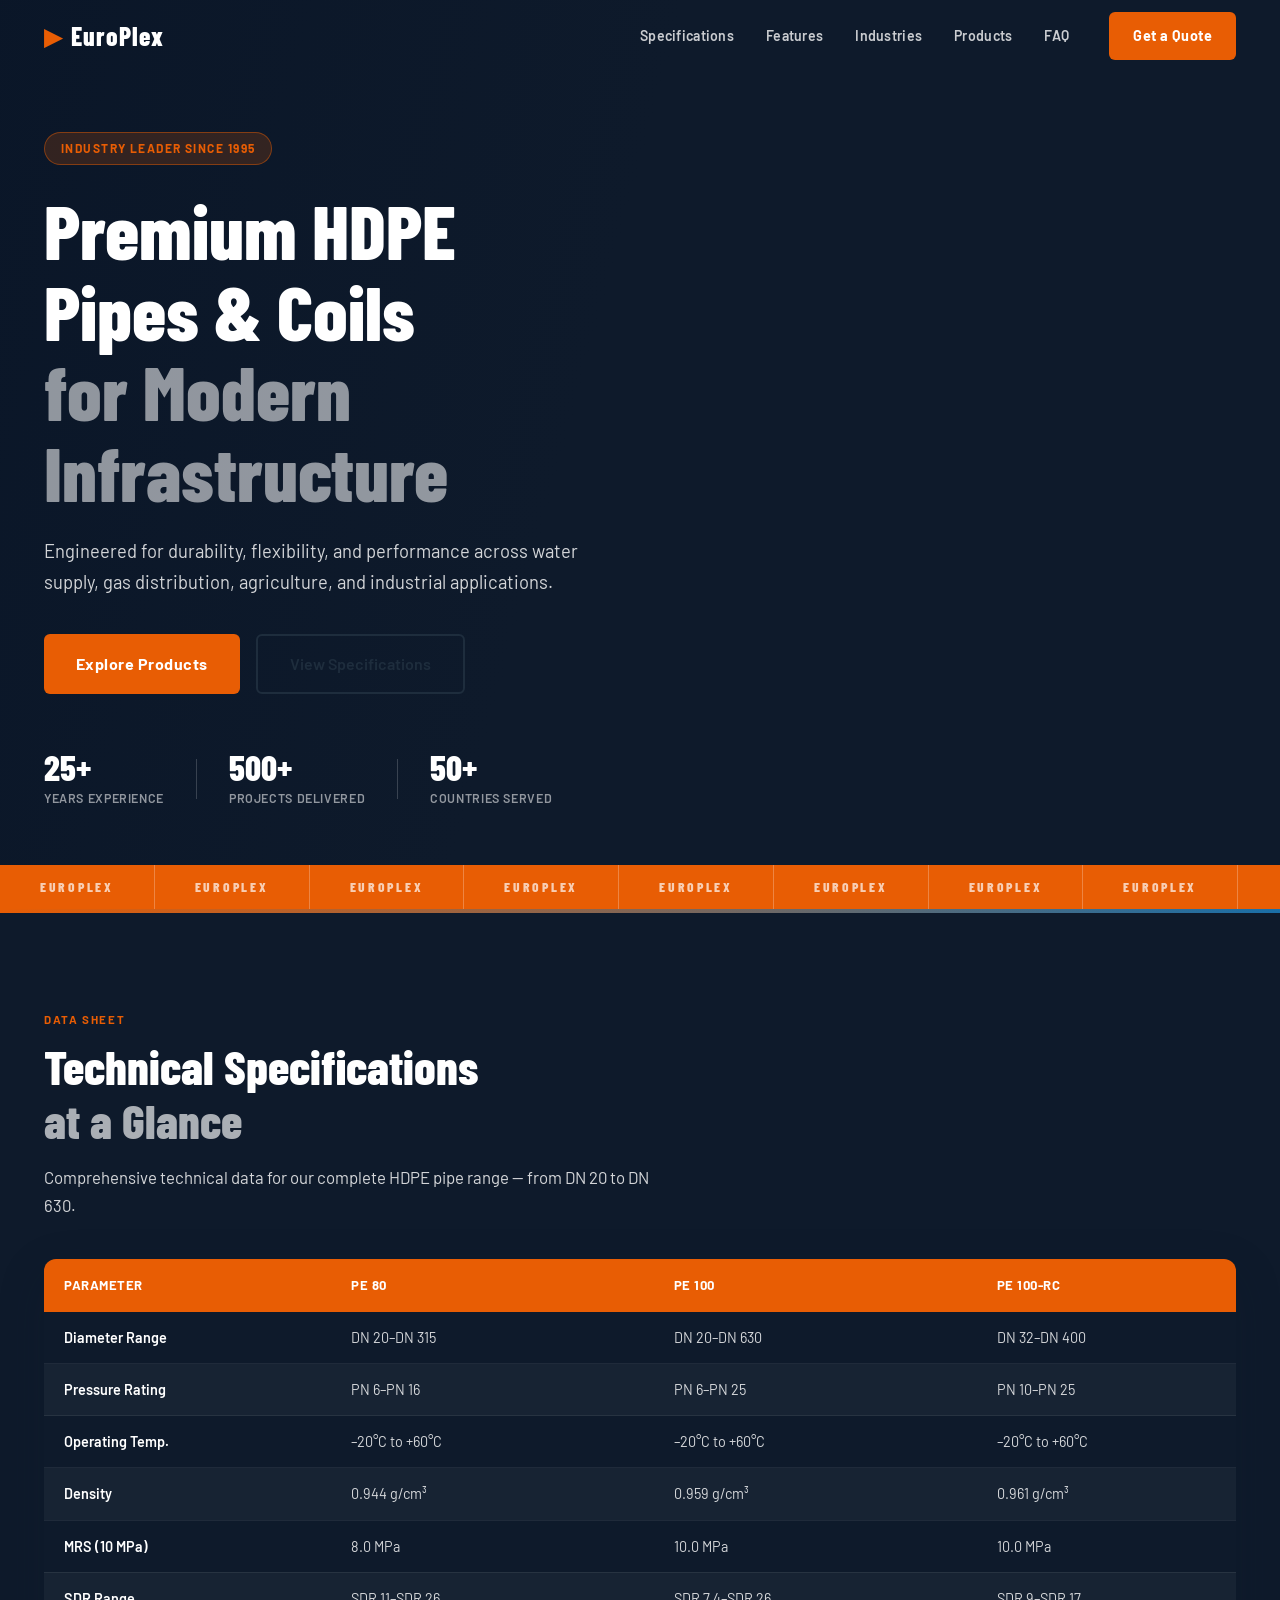
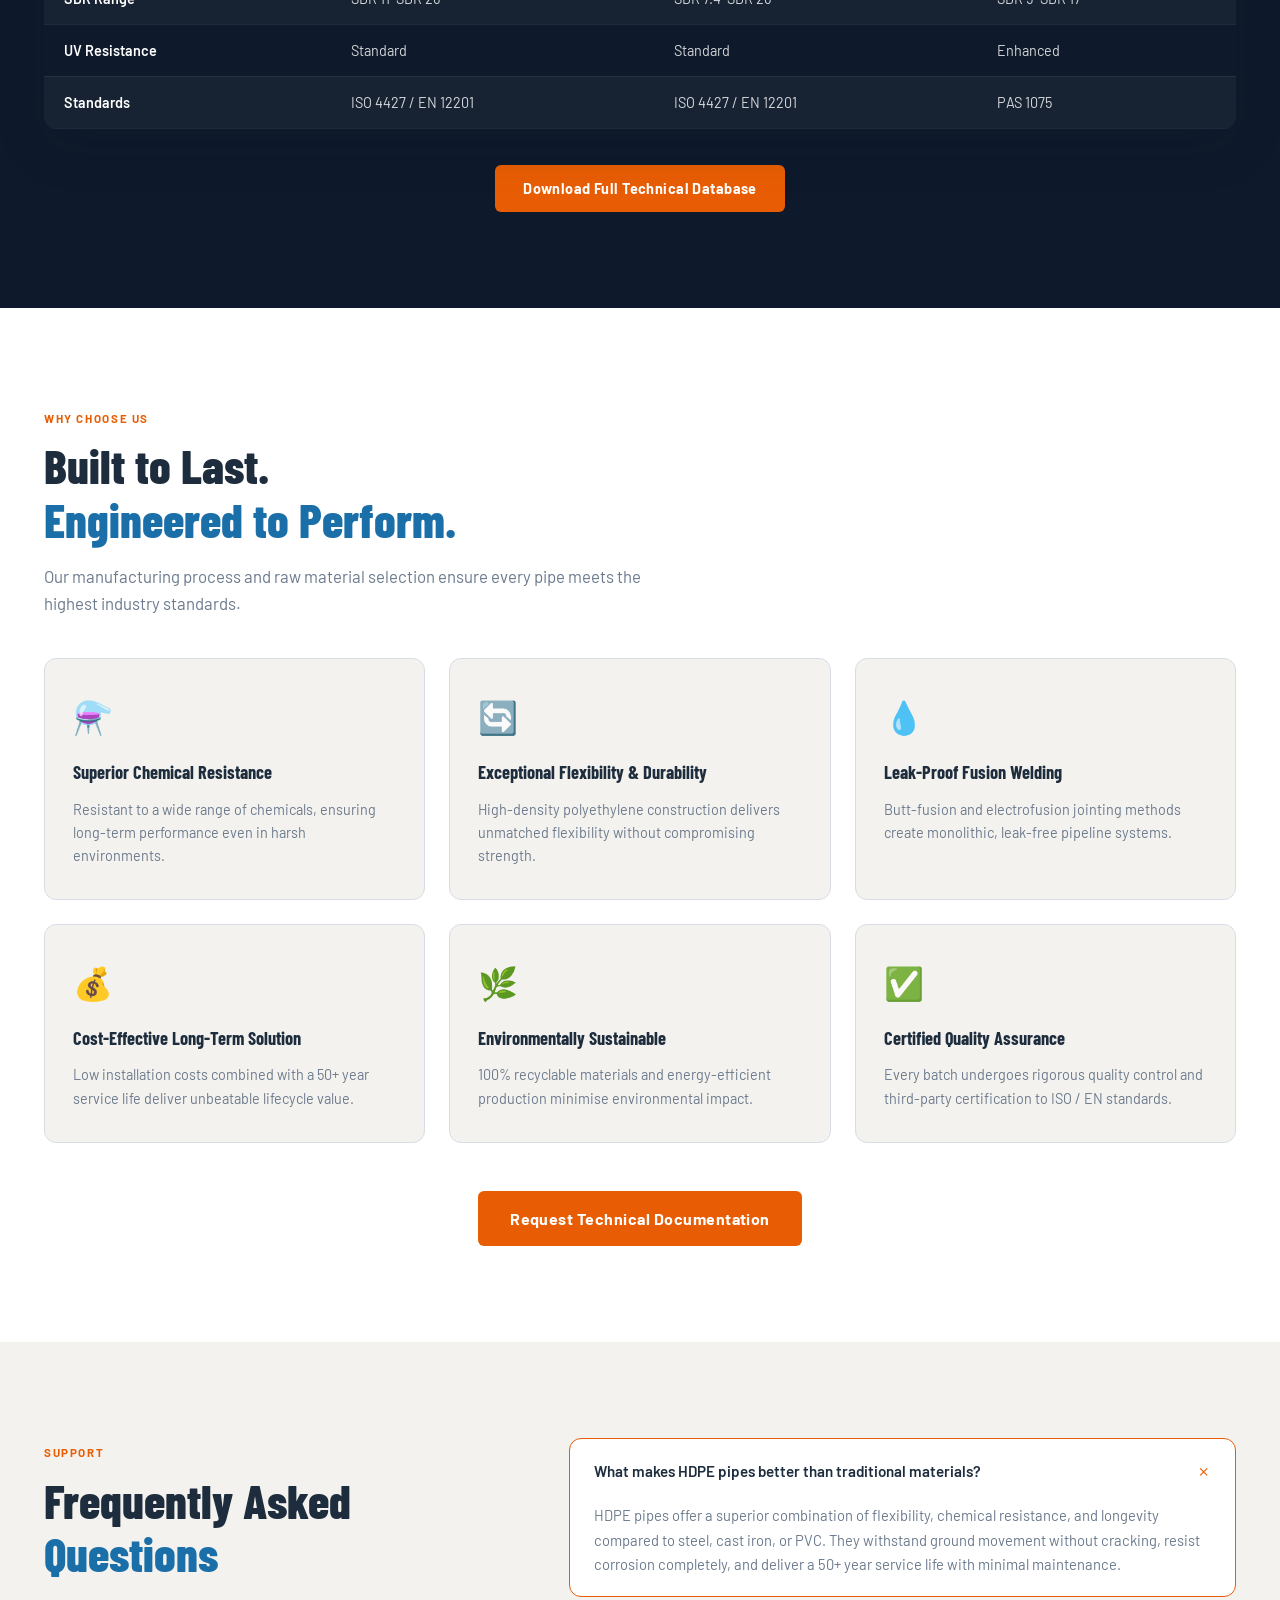
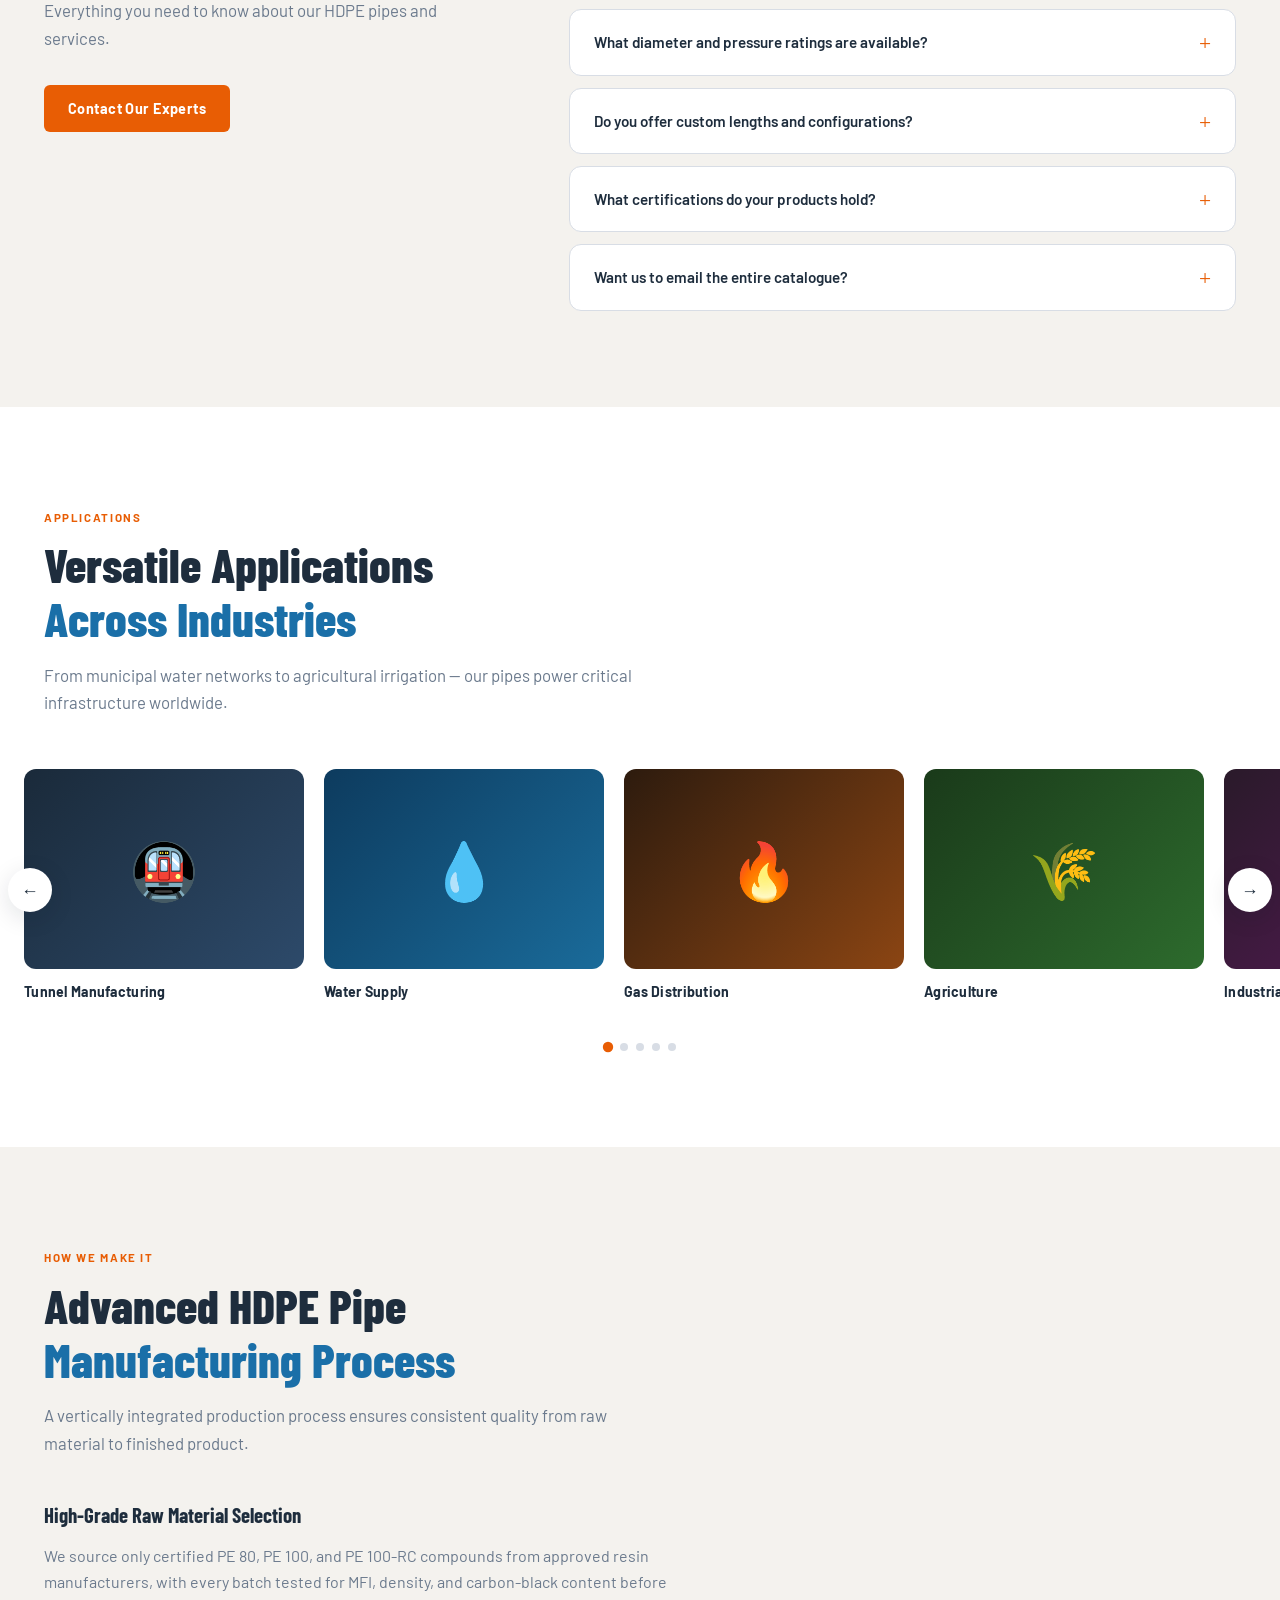
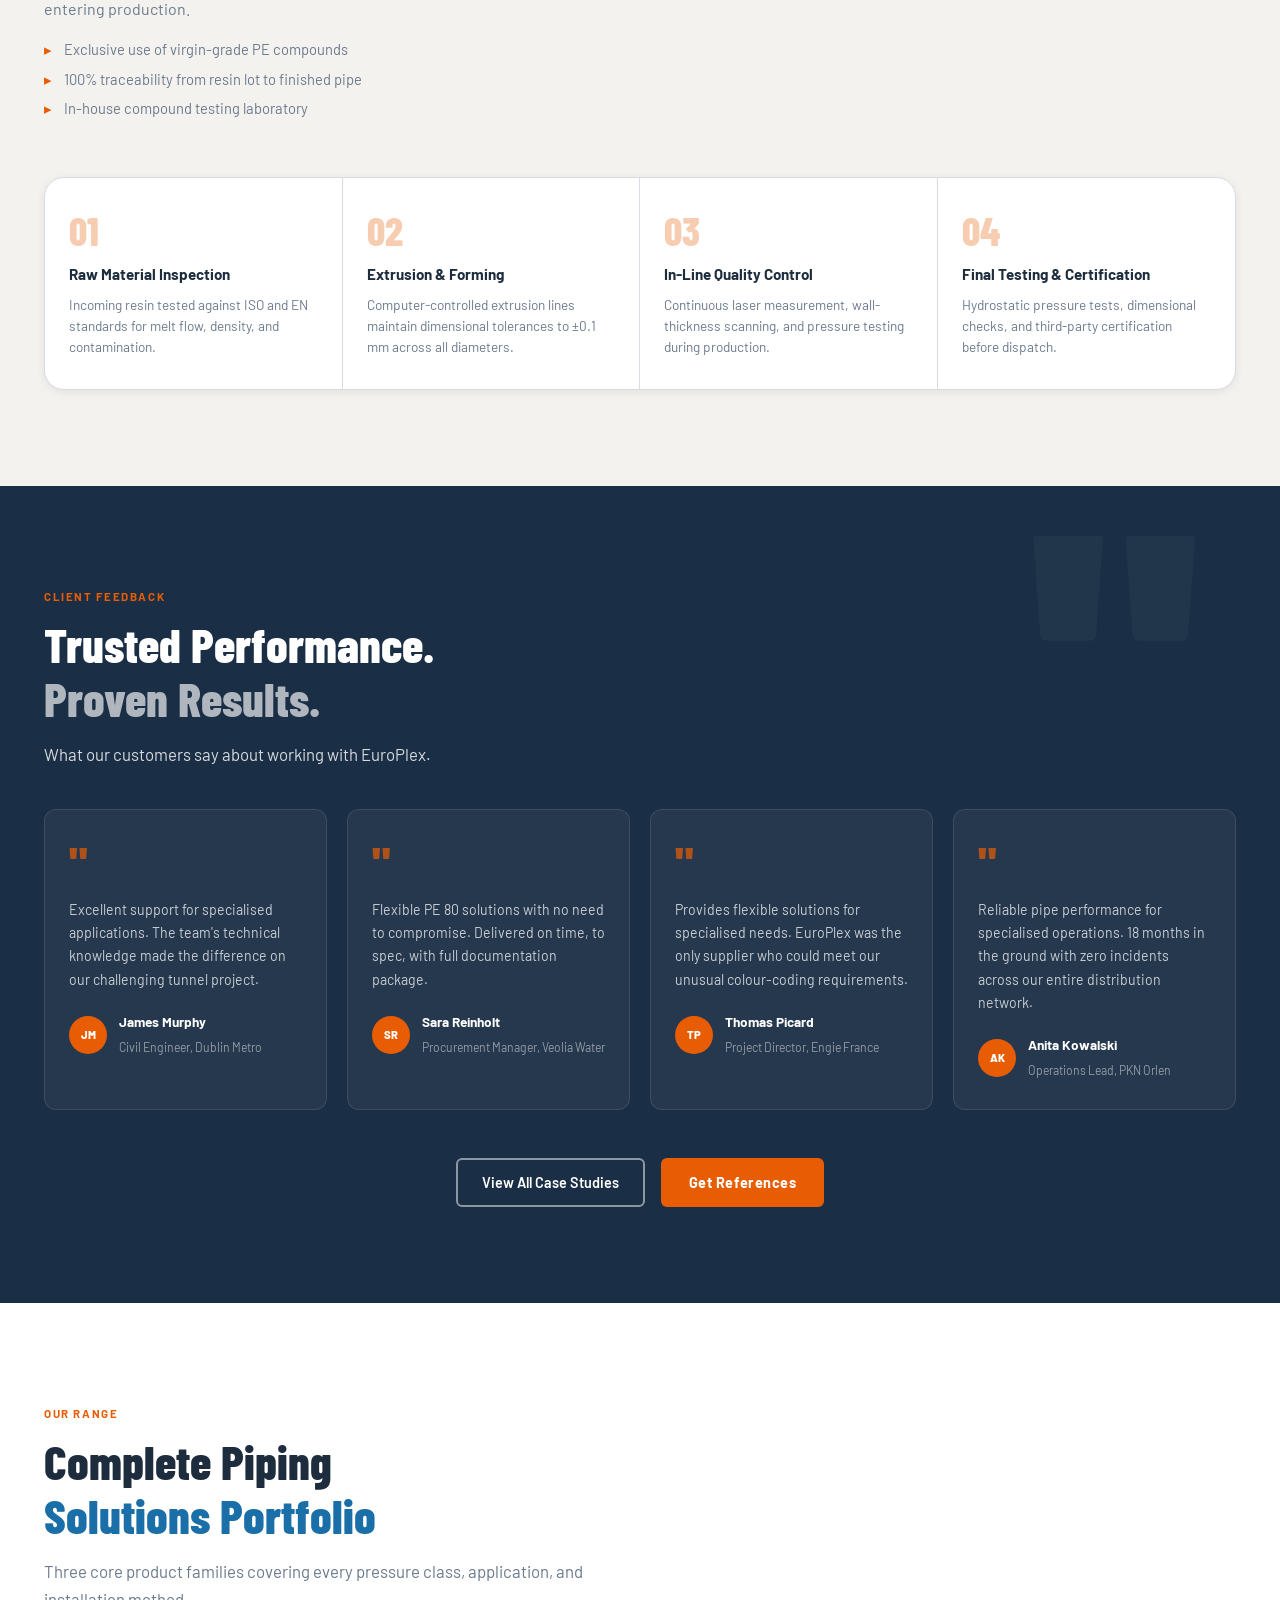
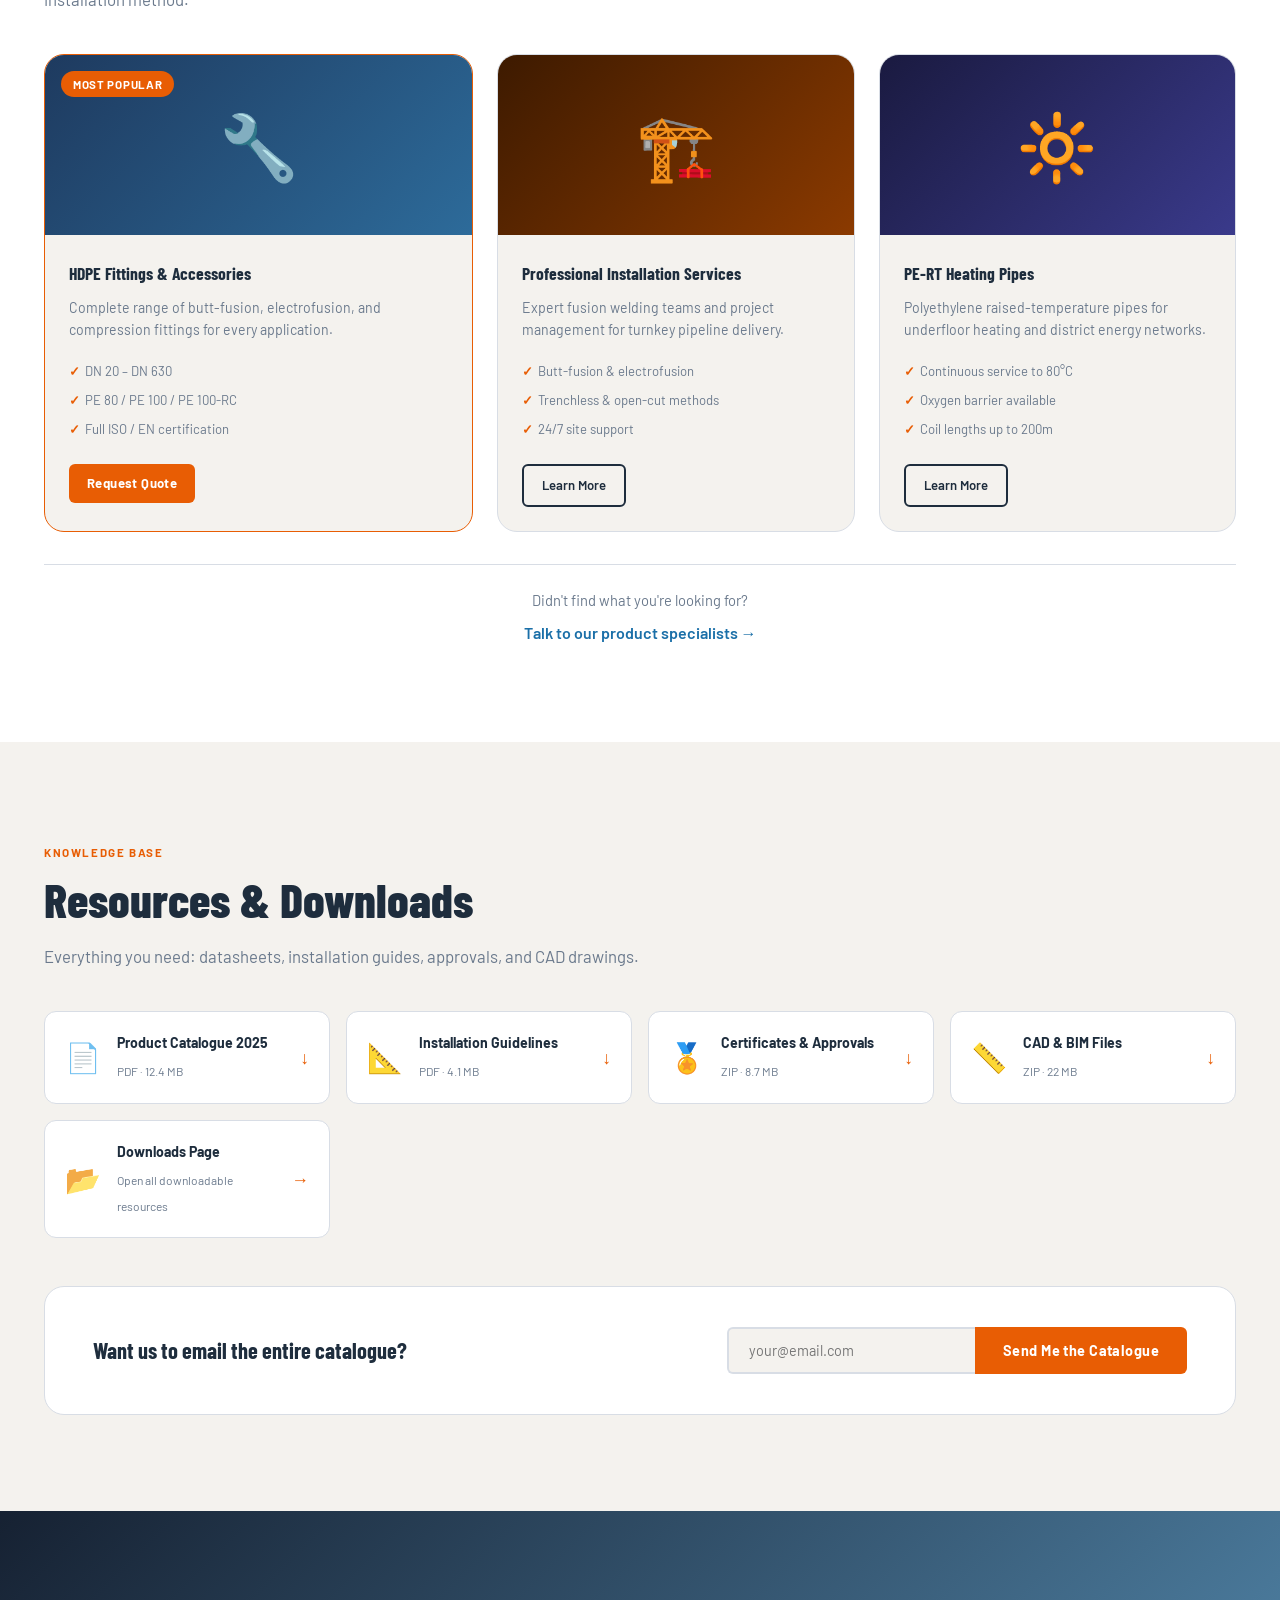
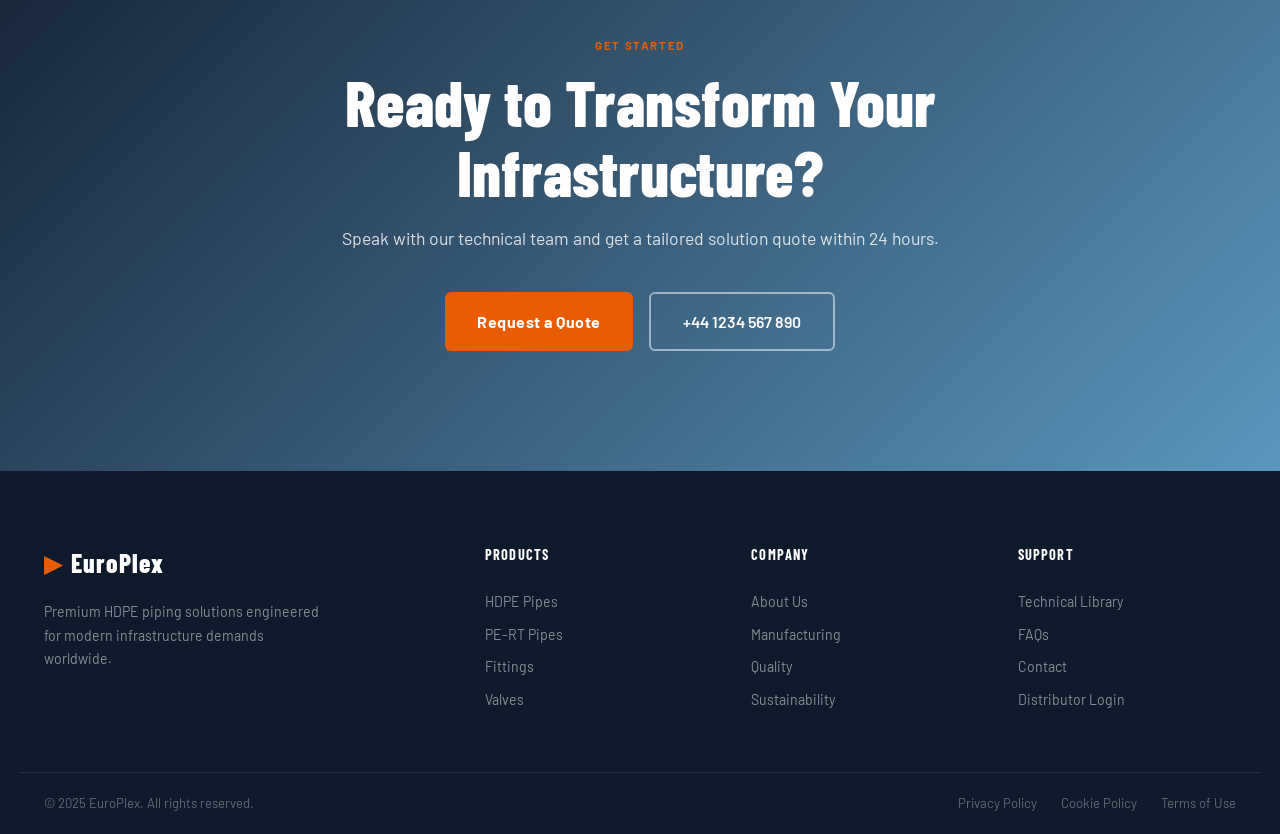
<file: index.html>
<!DOCTYPE html>
<html lang="en">
<head>
  <meta charset="UTF-8" />
  <meta name="viewport" content="width=device-width, initial-scale=1.0" />
  <title>EuroPlex – Premium HDPE Pipes & Coils</title>
  <link rel="stylesheet" href="styles.css" />
  <link rel="preconnect" href="https://fonts.googleapis.com" />
  <link rel="preconnect" href="https://fonts.gstatic.com" crossorigin />
  <link href="https://fonts.googleapis.com/css2?family=Barlow:ital,wght@0,400;0,500;0,600;0,700;0,800;1,400&family=Barlow+Condensed:wght@600;700;800&display=swap" rel="stylesheet" />

</head>
<body>

  <!-- ========== STICKY HEADER (appears on scroll) ========== -->
  <div id="sticky-header" class="sticky-header" aria-hidden="true">
    <div class="sticky-inner">
      <span class="sticky-logo">EuroPlex</span>
      <nav class="sticky-nav">
        <a href="#specs">Specifications</a>
        <a href="#features">Features</a>
        <a href="#industries">Industries</a>
        <a href="#products">Products</a>
        <a href="#faq">FAQ</a>
      </nav>
      <a href="#contact" class="btn-primary btn-sm">Get a Quote</a>
    </div>
  </div>

  <!-- ========== MAIN NAV ========== -->
  <header class="main-header" id="main-header">
    <div class="container nav-container">
      <a href="#" class="logo">
        <span class="logo-icon">▶</span>EuroPlex
      </a>
      <nav class="main-nav">
        <a href="#specs">Specifications</a>
        <a href="#features">Features</a>
        <a href="#industries">Industries</a>
        <a href="#products">Products</a>
        <a href="#faq">FAQ</a>
      </nav>
      <a href="#contact" class="btn-primary">Get a Quote</a>
      <button class="hamburger" id="hamburger" aria-label="Open menu">
        <span></span><span></span><span></span>
      </button>
    </div>
    <!-- Mobile drawer -->
    <div class="mobile-nav" id="mobile-nav">
      <a href="#specs">Specifications</a>
      <a href="#features">Features</a>
      <a href="#industries">Industries</a>
      <a href="#products">Products</a>
      <a href="#faq">FAQ</a>
      <a href="#contact" class="btn-primary">Get a Quote</a>
    </div>
  </header>

  <main>

    <!-- ========== HERO ========== -->
    <section class="hero" id="hero">
      <div class="hero-bg">
        <!-- Construction / industrial imagery via CSS gradient overlay -->
        <div class="hero-overlay"></div>
      </div>
      <div class="container hero-content">
        <div class="hero-badge">Industry Leader Since 1995</div>
        <h1 class="hero-title">Premium HDPE<br/>Pipes &amp; Coils<br/><span>for Modern Infrastructure</span></h1>
        <p class="hero-desc">Engineered for durability, flexibility, and performance across water supply, gas distribution, agriculture, and industrial applications.</p>
        <div class="hero-actions">
          <a href="#products" class="btn-primary btn-lg">Explore Products</a>
          <a href="#specs" class="btn-outline btn-lg">View Specifications</a>
        </div>
        <div class="hero-stats">
          <div class="stat"><strong>25+</strong><span>Years Experience</span></div>
          <div class="stat-divider"></div>
          <div class="stat"><strong>500+</strong><span>Projects Delivered</span></div>
          <div class="stat-divider"></div>
          <div class="stat"><strong>50+</strong><span>Countries Served</span></div>
        </div>
      </div>
      <!-- Brand strip -->
      <div class="brand-strip">
        <div class="brand-track">
          <span>EUROPLEX</span><span>EUROPLEX</span><span>EUROPLEX</span>
          <span>EUROPLEX</span><span>EUROPLEX</span><span>EUROPLEX</span>
          <span>EUROPLEX</span><span>EUROPLEX</span>
        </div>
      </div>
    </section>

    <!-- ========== TECHNICAL SPECIFICATIONS ========== -->
    <section class="specs-section" id="specs">
      <div class="container">
        <div class="section-label">Data Sheet</div>
        <h2 class="section-title light">Technical Specifications<br/><em>at a Glance</em></h2>
        <p class="section-sub light">Comprehensive technical data for our complete HDPE pipe range — from DN 20 to DN 630.</p>
        <div class="specs-table-wrap">
          <table class="specs-table">
            <thead>
              <tr>
                <th>Parameter</th>
                <th>PE 80</th>
                <th>PE 100</th>
                <th>PE 100-RC</th>
              </tr>
            </thead>
            <tbody>
              <tr><td>Diameter Range</td><td>DN 20–DN 315</td><td>DN 20–DN 630</td><td>DN 32–DN 400</td></tr>
              <tr><td>Pressure Rating</td><td>PN 6–PN 16</td><td>PN 6–PN 25</td><td>PN 10–PN 25</td></tr>
              <tr><td>Operating Temp.</td><td>–20°C to +60°C</td><td>–20°C to +60°C</td><td>–20°C to +60°C</td></tr>
              <tr><td>Density</td><td>0.944 g/cm³</td><td>0.959 g/cm³</td><td>0.961 g/cm³</td></tr>
              <tr><td>MRS (10 MPa)</td><td>8.0 MPa</td><td>10.0 MPa</td><td>10.0 MPa</td></tr>
              <tr><td>SDR Range</td><td>SDR 11–SDR 26</td><td>SDR 7.4–SDR 26</td><td>SDR 9–SDR 17</td></tr>
              <tr><td>UV Resistance</td><td>Standard</td><td>Standard</td><td>Enhanced</td></tr>
              <tr><td>Standards</td><td>ISO 4427 / EN 12201</td><td>ISO 4427 / EN 12201</td><td>PAS 1075</td></tr>
            </tbody>
          </table>
        </div>
        <div class="specs-cta">
          <a href="#contact" class="btn-accent">Download Full Technical Database</a>
        </div>
      </div>
    </section>

    <!-- ========== FEATURES ========== -->
    <section class="features-section" id="features">
      <div class="container">
        <div class="section-label">Why Choose Us</div>
        <h2 class="section-title">Built to Last.<br/><em>Engineered to Perform.</em></h2>
        <p class="section-sub">Our manufacturing process and raw material selection ensure every pipe meets the highest industry standards.</p>
        <div class="features-grid">
          <div class="feature-card">
            <div class="feature-icon">⚗️</div>
            <h3>Superior Chemical Resistance</h3>
            <p>Resistant to a wide range of chemicals, ensuring long-term performance even in harsh environments.</p>
          </div>
          <div class="feature-card">
            <div class="feature-icon">🔄</div>
            <h3>Exceptional Flexibility &amp; Durability</h3>
            <p>High-density polyethylene construction delivers unmatched flexibility without compromising strength.</p>
          </div>
          <div class="feature-card">
            <div class="feature-icon">💧</div>
            <h3>Leak-Proof Fusion Welding</h3>
            <p>Butt-fusion and electrofusion jointing methods create monolithic, leak-free pipeline systems.</p>
          </div>
          <div class="feature-card">
            <div class="feature-icon">💰</div>
            <h3>Cost-Effective Long-Term Solution</h3>
            <p>Low installation costs combined with a 50+ year service life deliver unbeatable lifecycle value.</p>
          </div>
          <div class="feature-card">
            <div class="feature-icon">🌿</div>
            <h3>Environmentally Sustainable</h3>
            <p>100% recyclable materials and energy-efficient production minimise environmental impact.</p>
          </div>
          <div class="feature-card">
            <div class="feature-icon">✅</div>
            <h3>Certified Quality Assurance</h3>
            <p>Every batch undergoes rigorous quality control and third-party certification to ISO / EN standards.</p>
          </div>
        </div>
        <div class="features-cta">
          <a href="#contact" class="btn-primary btn-lg">Request Technical Documentation</a>
        </div>
      </div>
    </section>

    <!-- ========== FAQ ========== -->
    <section class="faq-section" id="faq">
      <div class="container faq-inner">
        <div class="faq-left">
          <div class="section-label">Support</div>
          <h2 class="section-title">Frequently Asked<br/><em>Questions</em></h2>
          <p class="section-sub">Everything you need to know about our HDPE pipes and services.</p>
          <a href="#contact" class="btn-primary">Contact Our Experts</a>
        </div>
        <div class="faq-right">
          <div class="accordion">
            <div class="accordion-item open">
              <button class="accordion-trigger">
                What makes HDPE pipes better than traditional materials?
                <span class="accordion-icon">+</span>
              </button>
              <div class="accordion-body">
                <p>HDPE pipes offer a superior combination of flexibility, chemical resistance, and longevity compared to steel, cast iron, or PVC. They withstand ground movement without cracking, resist corrosion completely, and deliver a 50+ year service life with minimal maintenance.</p>
              </div>
            </div>
            <div class="accordion-item">
              <button class="accordion-trigger">
                What diameter and pressure ratings are available?
                <span class="accordion-icon">+</span>
              </button>
              <div class="accordion-body">
                <p>Our range covers diameters from DN 20 to DN 630 and pressure ratings from PN 6 to PN 25, accommodating virtually any water, gas, or industrial application requirement.</p>
              </div>
            </div>
            <div class="accordion-item">
              <button class="accordion-trigger">
                Do you offer custom lengths and configurations?
                <span class="accordion-icon">+</span>
              </button>
              <div class="accordion-body">
                <p>Yes. We supply pipes in standard 6m, 12m, and coil lengths, plus custom cut-to-length options. Special colour coding, co-extrusion, and tracing strips are also available on request.</p>
              </div>
            </div>
            <div class="accordion-item">
              <button class="accordion-trigger">
                What certifications do your products hold?
                <span class="accordion-icon">+</span>
              </button>
              <div class="accordion-body">
                <p>Our pipes are certified to ISO 4427, EN 12201, and EN 1555, with additional approvals including WRAS (UK drinking water), ACS (France), KTW/W270 (Germany), and NSF/ANSI 61 (North America).</p>
              </div>
            </div>
            <div class="accordion-item">
              <button class="accordion-trigger">
                Want us to email the entire catalogue?
                <span class="accordion-icon">+</span>
              </button>
              <div class="accordion-body">
                <p>Absolutely! Fill in your details in our contact form and we'll send you the full product catalogue, datasheets, and installation guidelines directly to your inbox within 24 hours.</p>
              </div>
            </div>
          </div>
        </div>
      </div>
    </section>

    <!-- ========== INDUSTRY CAROUSEL ========== -->
    <section class="industries-section" id="industries">
      <div class="container">
        <div class="section-label">Applications</div>
        <h2 class="section-title">Versatile Applications<br/><em>Across Industries</em></h2>
        <p class="section-sub">From municipal water networks to agricultural irrigation — our pipes power critical infrastructure worldwide.</p>
      </div>
      <!-- Carousel -->
      <div class="carousel-wrapper">
        <div class="carousel-track" id="carousel-track">
          <div class="carousel-item" data-label="Tunnel Manufacturing">
            <div class="carousel-img" style="background:linear-gradient(135deg,#1a2a3a,#2d4a6a)">
              <div class="img-placeholder tunnel"></div>
            </div>
            <div class="carousel-zoom-preview">
              <div class="zoom-img tunnel"></div>
              <p>Tunnel &amp; Underground Pipe Infrastructure</p>
            </div>
            <span class="carousel-label">Tunnel Manufacturing</span>
          </div>
          <div class="carousel-item" data-label="Water Supply">
            <div class="carousel-img" style="background:linear-gradient(135deg,#0d3b5e,#1a6b9a)">
              <div class="img-placeholder water"></div>
            </div>
            <div class="carousel-zoom-preview">
              <div class="zoom-img water"></div>
              <p>Municipal Water Distribution Networks</p>
            </div>
            <span class="carousel-label">Water Supply</span>
          </div>
          <div class="carousel-item" data-label="Gas Distribution">
            <div class="carousel-img" style="background:linear-gradient(135deg,#2d1b0e,#8B4513)">
              <div class="img-placeholder gas"></div>
            </div>
            <div class="carousel-zoom-preview">
              <div class="zoom-img gas"></div>
              <p>Natural Gas &amp; Utility Distribution</p>
            </div>
            <span class="carousel-label">Gas Distribution</span>
          </div>
          <div class="carousel-item" data-label="Agriculture">
            <div class="carousel-img" style="background:linear-gradient(135deg,#1a3a1a,#2d6b2d)">
              <div class="img-placeholder agriculture"></div>
            </div>
            <div class="carousel-zoom-preview">
              <div class="zoom-img agriculture"></div>
              <p>Irrigation &amp; Agricultural Water Management</p>
            </div>
            <span class="carousel-label">Agriculture</span>
          </div>
          <div class="carousel-item" data-label="Industrial">
            <div class="carousel-img" style="background:linear-gradient(135deg,#2a1a2a,#5a1a5a)">
              <div class="img-placeholder industrial"></div>
            </div>
            <div class="carousel-zoom-preview">
              <div class="zoom-img industrial"></div>
              <p>Chemical &amp; Industrial Process Piping</p>
            </div>
            <span class="carousel-label">Industrial</span>
          </div>
          <div class="carousel-item" data-label="Mining">
            <div class="carousel-img" style="background:linear-gradient(135deg,#1a1a0d,#4a4a1a)">
              <div class="img-placeholder mining"></div>
            </div>
            <div class="carousel-zoom-preview">
              <div class="zoom-img mining"></div>
              <p>Mining Slurry &amp; Dewatering Systems</p>
            </div>
            <span class="carousel-label">Mining</span>
          </div>
          <!-- Duplicate for infinite loop -->
          <div class="carousel-item" data-label="Tunnel Manufacturing">
            <div class="carousel-img" style="background:linear-gradient(135deg,#1a2a3a,#2d4a6a)">
              <div class="img-placeholder tunnel"></div>
            </div>
            <div class="carousel-zoom-preview">
              <div class="zoom-img tunnel"></div>
              <p>Tunnel &amp; Underground Pipe Infrastructure</p>
            </div>
            <span class="carousel-label">Tunnel Manufacturing</span>
          </div>
          <div class="carousel-item" data-label="Water Supply">
            <div class="carousel-img" style="background:linear-gradient(135deg,#0d3b5e,#1a6b9a)">
              <div class="img-placeholder water"></div>
            </div>
            <div class="carousel-zoom-preview">
              <div class="zoom-img water"></div>
              <p>Municipal Water Distribution Networks</p>
            </div>
            <span class="carousel-label">Water Supply</span>
          </div>
          <div class="carousel-item" data-label="Gas Distribution">
            <div class="carousel-img" style="background:linear-gradient(135deg,#2d1b0e,#8B4513)">
              <div class="img-placeholder gas"></div>
            </div>
            <div class="carousel-zoom-preview">
              <div class="zoom-img gas"></div>
              <p>Natural Gas &amp; Utility Distribution</p>
            </div>
            <span class="carousel-label">Gas Distribution</span>
          </div>
          <div class="carousel-item" data-label="Agriculture">
            <div class="carousel-img" style="background:linear-gradient(135deg,#1a3a1a,#2d6b2d)">
              <div class="img-placeholder agriculture"></div>
            </div>
            <div class="carousel-zoom-preview">
              <div class="zoom-img agriculture"></div>
              <p>Irrigation &amp; Agricultural Water Management</p>
            </div>
            <span class="carousel-label">Agriculture</span>
          </div>
        </div>
        <button class="carousel-btn prev" id="carousel-prev" aria-label="Previous">&#8592;</button>
        <button class="carousel-btn next" id="carousel-next" aria-label="Next">&#8594;</button>
      </div>
      <div class="carousel-dots" id="carousel-dots"></div>
    </section>

    <!-- ========== MANUFACTURING PROCESS ========== -->
    <section class="process-section" id="process">
      <div class="container">
        <div class="section-label">How We Make It</div>
        <h2 class="section-title">Advanced HDPE Pipe<br/><em>Manufacturing Process</em></h2>
        <p class="section-sub">A vertically integrated production process ensures consistent quality from raw material to finished product.</p>
        <div class="process-sub-heading">High-Grade Raw Material Selection</div>
        <p class="process-desc">We source only certified PE 80, PE 100, and PE 100-RC compounds from approved resin manufacturers, with every batch tested for MFI, density, and carbon-black content before entering production.</p>
        <ul class="process-list">
          <li>Exclusive use of virgin-grade PE compounds</li>
          <li>100% traceability from resin lot to finished pipe</li>
          <li>In-house compound testing laboratory</li>
        </ul>
        <div class="process-steps">
          <div class="process-step">
            <div class="step-num">01</div>
            <div class="step-info">
              <h4>Raw Material Inspection</h4>
              <p>Incoming resin tested against ISO and EN standards for melt flow, density, and contamination.</p>
            </div>
          </div>
          <div class="process-step">
            <div class="step-num">02</div>
            <div class="step-info">
              <h4>Extrusion &amp; Forming</h4>
              <p>Computer-controlled extrusion lines maintain dimensional tolerances to ±0.1 mm across all diameters.</p>
            </div>
          </div>
          <div class="process-step">
            <div class="step-num">03</div>
            <div class="step-info">
              <h4>In-Line Quality Control</h4>
              <p>Continuous laser measurement, wall-thickness scanning, and pressure testing during production.</p>
            </div>
          </div>
          <div class="process-step">
            <div class="step-num">04</div>
            <div class="step-info">
              <h4>Final Testing &amp; Certification</h4>
              <p>Hydrostatic pressure tests, dimensional checks, and third-party certification before dispatch.</p>
            </div>
          </div>
        </div>
      </div>
    </section>

    <!-- ========== TESTIMONIALS ========== -->
    <section class="testimonials-section" id="testimonials">
      <div class="container">
        <div class="section-label">Client Feedback</div>
        <h2 class="section-title light">Trusted Performance.<br/><em>Proven Results.</em></h2>
        <p class="section-sub light">What our customers say about working with EuroPlex.</p>
        <div class="testimonials-grid">
          <div class="testimonial-card">
            <div class="quote-mark">"</div>
            <p>Excellent support for specialised applications. The team's technical knowledge made the difference on our challenging tunnel project.</p>
            <div class="testimonial-author">
              <div class="author-avatar">JM</div>
              <div>
                <strong>James Murphy</strong>
                <span>Civil Engineer, Dublin Metro</span>
              </div>
            </div>
          </div>
          <div class="testimonial-card">
            <div class="quote-mark">"</div>
            <p>Flexible PE 80 solutions with no need to compromise. Delivered on time, to spec, with full documentation package.</p>
            <div class="testimonial-author">
              <div class="author-avatar">SR</div>
              <div>
                <strong>Sara Reinholt</strong>
                <span>Procurement Manager, Veolia Water</span>
              </div>
            </div>
          </div>
          <div class="testimonial-card">
            <div class="quote-mark">"</div>
            <p>Provides flexible solutions for specialised needs. EuroPlex was the only supplier who could meet our unusual colour-coding requirements.</p>
            <div class="testimonial-author">
              <div class="author-avatar">TP</div>
              <div>
                <strong>Thomas Picard</strong>
                <span>Project Director, Engie France</span>
              </div>
            </div>
          </div>
          <div class="testimonial-card">
            <div class="quote-mark">"</div>
            <p>Reliable pipe performance for specialised operations. 18 months in the ground with zero incidents across our entire distribution network.</p>
            <div class="testimonial-author">
              <div class="author-avatar">AK</div>
              <div>
                <strong>Anita Kowalski</strong>
                <span>Operations Lead, PKN Orlen</span>
              </div>
            </div>
          </div>
        </div>
        <div class="testimonial-cta">
          <a href="#contact" class="btn-outline-light">View All Case Studies</a>
          <a href="#contact" class="btn-accent">Get References</a>
        </div>
      </div>
    </section>

    <!-- ========== PRODUCTS PORTFOLIO ========== -->
    <section class="products-section" id="products">
      <div class="container">
        <div class="section-label">Our Range</div>
        <h2 class="section-title">Complete Piping<br/><em>Solutions Portfolio</em></h2>
        <p class="section-sub">Three core product families covering every pressure class, application, and installation method.</p>
        <div class="products-grid">
          <div class="product-card featured">
            <div class="product-badge">Most Popular</div>
            <div class="product-thumb hdpe-fittings"></div>
            <div class="product-info">
              <h3>HDPE Fittings &amp; Accessories</h3>
              <p>Complete range of butt-fusion, electrofusion, and compression fittings for every application.</p>
              <ul>
                <li>DN 20 – DN 630</li>
                <li>PE 80 / PE 100 / PE 100-RC</li>
                <li>Full ISO / EN certification</li>
              </ul>
              <a href="#contact" class="btn-primary btn-sm">Request Quote</a>
            </div>
          </div>
          <div class="product-card">
            <div class="product-thumb installation"></div>
            <div class="product-info">
              <h3>Professional Installation Services</h3>
              <p>Expert fusion welding teams and project management for turnkey pipeline delivery.</p>
              <ul>
                <li>Butt-fusion &amp; electrofusion</li>
                <li>Trenchless &amp; open-cut methods</li>
                <li>24/7 site support</li>
              </ul>
              <a href="#contact" class="btn-outline btn-sm">Learn More</a>
            </div>
          </div>
          <div class="product-card">
            <div class="product-thumb heating"></div>
            <div class="product-info">
              <h3>PE-RT Heating Pipes</h3>
              <p>Polyethylene raised-temperature pipes for underfloor heating and district energy networks.</p>
              <ul>
                <li>Continuous service to 80°C</li>
                <li>Oxygen barrier available</li>
                <li>Coil lengths up to 200m</li>
              </ul>
              <a href="#contact" class="btn-outline btn-sm">Learn More</a>
            </div>
          </div>
        </div>
        <div class="products-footer">
          <p>Didn't find what you're looking for?</p>
          <a href="#contact" class="btn-link">Talk to our product specialists →</a>
        </div>
      </div>
    </section>

    <!-- ========== RESOURCES & DOWNLOADS ========== -->
<section class="resources-section" id="resources">
  <div class="container">

    <div class="section-label">Knowledge Base</div>
    <h2 class="section-title">Resources &amp; Downloads</h2>
    <p class="section-sub">
      Everything you need: datasheets, installation guides, approvals, and CAD drawings.
    </p>

    <div class="resources-grid">

      <a href="#" class="resource-card">
        <div class="resource-icon">📄</div>
        <div class="resource-info">
          <h4>Product Catalogue 2025</h4>
          <span>PDF · 12.4 MB</span>
        </div>
        <div class="resource-arrow">↓</div>
      </a>

      <a href="#" class="resource-card">
        <div class="resource-icon">📐</div>
        <div class="resource-info">
          <h4>Installation Guidelines</h4>
          <span>PDF · 4.1 MB</span>
        </div>
        <div class="resource-arrow">↓</div>
      </a>

      <a href="#" class="resource-card">
        <div class="resource-icon">🏅</div>
        <div class="resource-info">
          <h4>Certificates &amp; Approvals</h4>
          <span>ZIP · 8.7 MB</span>
        </div>
        <div class="resource-arrow">↓</div>
      </a>

      <a href="#" class="resource-card">
        <div class="resource-icon">📏</div>
        <div class="resource-info">
          <h4>CAD &amp; BIM Files</h4>
          <span>ZIP · 22 MB</span>
        </div>
        <div class="resource-arrow">↓</div>
      </a>

      <!-- NEW DOWNLOADS CARD -->
      <a href="downloads.html" target="_blank" class="resource-card">
        <div class="resource-icon">📂</div>
        <div class="resource-info">
          <h4>Downloads Page</h4>
          <span>Open all downloadable resources</span>
        </div>
        <div class="resource-arrow">→</div>
      </a>

    </div>

    <div class="resources-cta">
      <p>Want us to email the entire catalogue?</p>

      <form class="email-form" id="catalogue-form">
        <input
          type="email"
          placeholder="your@email.com"
          required
          aria-label="Email address"
        />

        <button type="submit" class="btn-accent">
          Send Me the Catalogue
        </button>
      </form>
    </div>

  </div>
</section>

    <!-- ========== CTA BANNER ========== -->
    <section class="cta-section" id="contact">
      <div class="cta-overlay"></div>
      <div class="container cta-inner">
        <div class="section-label light">Get Started</div>
        <h2 class="cta-title">Ready to Transform Your<br/>Infrastructure?</h2>
        <p>Speak with our technical team and get a tailored solution quote within 24 hours.</p>
        <div class="cta-actions">
          <a href="mailto:info@europlex.com" class="btn-accent btn-lg">Request a Quote</a>
          <a href="tel:+441234567890" class="btn-outline-light btn-lg">+44 1234 567 890</a>
        </div>
      </div>
    </section>

  </main>

  <!-- ========== FOOTER ========== -->
  <footer class="site-footer">
    <div class="container footer-inner">
      <div class="footer-brand">
        <div class="logo">
          <span class="logo-icon">▶</span>EuroPlex
        </div>
        <p>Premium HDPE piping solutions engineered for modern infrastructure demands worldwide.</p>
      </div>
      <div class="footer-links">
        <h5>Products</h5>
        <a href="#">HDPE Pipes</a>
        <a href="#">PE-RT Pipes</a>
        <a href="#">Fittings</a>
        <a href="#">Valves</a>
      </div>
      <div class="footer-links">
        <h5>Company</h5>
        <a href="#">About Us</a>
        <a href="#">Manufacturing</a>
        <a href="#">Quality</a>
        <a href="#">Sustainability</a>
      </div>
      <div class="footer-links">
        <h5>Support</h5>
        <a href="#">Technical Library</a>
        <a href="#">FAQs</a>
        <a href="#">Contact</a>
        <a href="#">Distributor Login</a>
      </div>
    </div>
    <div class="footer-bottom">
      <div class="container">
        <p>© 2025 EuroPlex. All rights reserved.</p>
        <div class="footer-legal">
          <a href="#">Privacy Policy</a>
          <a href="#">Cookie Policy</a>
          <a href="#">Terms of Use</a>
        </div>
      </div>
    </div>
  </footer>

  <script src="script.js"></script>
</body>
</html>
</file>
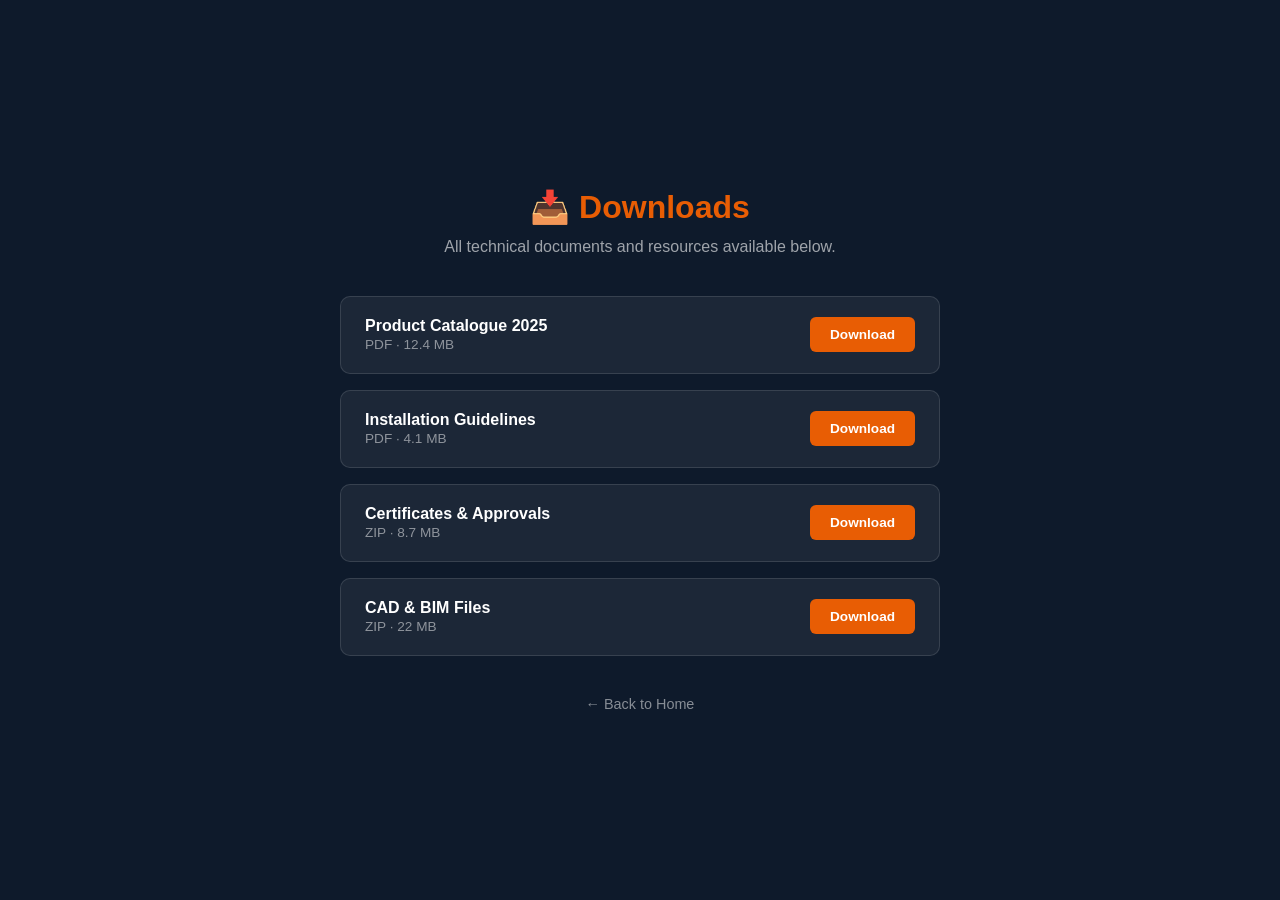
<file: downloads.html>
<!DOCTYPE html>
<html lang="en">
<head>
  <meta charset="UTF-8"/>
  <meta name="viewport" content="width=device-width, initial-scale=1.0"/>
  <title>Downloads – EuroPlex</title>
  <style>
    * { box-sizing: border-box; margin: 0; padding: 0; }
    body {
      font-family: sans-serif;
      background: #0e1a2b;
      color: white;
      min-height: 100vh;
      display: flex;
      align-items: center;
      justify-content: center;
      padding: 40px 20px;
    }
    .wrap { max-width: 600px; width: 100%; text-align: center; }
    h1 { font-size: 2rem; margin-bottom: 12px; color: #e85d04; }
    p  { color: rgba(255,255,255,0.6); margin-bottom: 40px; }
    .list { display: flex; flex-direction: column; gap: 16px; text-align: left; }
    .item {
      background: rgba(255,255,255,0.06);
      border: 1px solid rgba(255,255,255,0.12);
      border-radius: 10px;
      padding: 20px 24px;
      display: flex;
      align-items: center;
      justify-content: space-between;
      gap: 16px;
    }
    .item span { font-size: 0.85rem; color: rgba(255,255,255,0.5); }
    .btn {
      background: #e85d04;
      color: white;
      padding: 10px 20px;
      border-radius: 6px;
      font-weight: 700;
      font-size: 0.85rem;
      text-decoration: none;
      white-space: nowrap;
    }
    .back {
      display: inline-block;
      margin-top: 40px;
      color: rgba(255,255,255,0.5);
      font-size: 0.9rem;
      text-decoration: none;
    }
    .back:hover { color: white; }
  </style>
</head>
<body>
  <div class="wrap">
    <h1>📥 Downloads</h1>
    <p>All technical documents and resources available below.</p>
    <div class="list">
      <div class="item">
        <div>
          <strong>Product Catalogue 2025</strong><br/>
          <span>PDF · 12.4 MB</span>
        </div>
        <a href="files/product-catalogue.pdf" class="btn" download>Download</a>
      </div>
      <div class="item">
        <div>
          <strong>Installation Guidelines</strong><br/>
          <span>PDF · 4.1 MB</span>
        </div>
        <a href="files/installation-guidelines.pdf" class="btn" download>Download</a>
      </div>
      <div class="item">
        <div>
          <strong>Certificates &amp; Approvals</strong><br/>
          <span>ZIP · 8.7 MB</span>
        </div>
        <a href="files/certificates.zip" class="btn" download>Download</a>
      </div>
      <div class="item">
        <div>
          <strong>CAD &amp; BIM Files</strong><br/>
          <span>ZIP · 22 MB</span>
        </div>
        <a href="files/cad-bim-files.zip" class="btn" download>Download</a>
      </div>
    </div>
    <a href="index.html" class="back">← Back to Home</a>
  </div>
</body>
</html>
</file>
<file: styles.css>
/* ============================================================
   EuroPlex – styles.css
   Premium HDPE Pipes & Coils Website
   ============================================================ */

/* ---------- CSS CUSTOM PROPERTIES ---------- */
:root {
  --clr-bg:          #f4f2ee;
  --clr-surface:     #ffffff;
  --clr-dark:        #0e1a2b;
  --clr-dark-mid:    #1a2e45;
  --clr-accent:      #e85d04;
  --clr-accent-h:    #c44c02;
  --clr-blue:        #1a6fa8;
  --clr-text:        #1e2d3d;
  --clr-muted:       #6b7a8d;
  --clr-border:      #d8dde5;
  --clr-light-text:  rgba(255,255,255,0.82);

  --font-display:    'Barlow Condensed', sans-serif;
  --font-body:       'Barlow', sans-serif;

  --radius-sm:       6px;
  --radius-md:       12px;
  --radius-lg:       20px;

  --shadow-sm:       0 2px 8px rgba(14,26,43,0.08);
  --shadow-md:       0 6px 24px rgba(14,26,43,0.12);
  --shadow-lg:       0 16px 48px rgba(14,26,43,0.18);

  --transition:      all 0.28s cubic-bezier(0.4, 0, 0.2, 1);
  --nav-h:           72px;
}

/* ---------- RESET & BASE ---------- */
*, *::before, *::after { box-sizing: border-box; margin: 0; padding: 0; }

html { scroll-behavior: smooth; font-size: 16px; }

body {
  font-family: var(--font-body);
  background: var(--clr-bg);
  color: var(--clr-text);
  line-height: 1.6;
  overflow-x: hidden;
}

img { display: block; max-width: 100%; }
a  { text-decoration: none; color: inherit; }
ul { list-style: none; }
button { cursor: pointer; border: none; background: none; font: inherit; }

/* ---------- CONTAINER ---------- */
.container {
  width: 100%;
  max-width: 1240px;
  margin: 0 auto;
  padding: 0 24px;
}

/* ---------- BUTTONS ---------- */
.btn-primary {
  display: inline-flex;
  align-items: center;
  gap: 6px;
  background: var(--clr-accent);
  color: #fff;
  font-family: var(--font-body);
  font-weight: 700;
  font-size: 0.9rem;
  letter-spacing: 0.03em;
  padding: 12px 24px;
  border-radius: var(--radius-sm);
  transition: var(--transition);
  white-space: nowrap;
}
.btn-primary:hover { background: var(--clr-accent-h); transform: translateY(-1px); box-shadow: 0 4px 16px rgba(232,93,4,0.35); }

.btn-outline {
  display: inline-flex;
  align-items: center;
  background: transparent;
  color: var(--clr-text);
  font-family: var(--font-body);
  font-weight: 600;
  font-size: 0.9rem;
  padding: 11px 24px;
  border: 2px solid var(--clr-text);
  border-radius: var(--radius-sm);
  transition: var(--transition);
}
.btn-outline:hover { background: var(--clr-text); color: #fff; }

.btn-outline-light {
  display: inline-flex;
  align-items: center;
  background: transparent;
  color: #fff;
  font-family: var(--font-body);
  font-weight: 600;
  font-size: 0.9rem;
  padding: 11px 24px;
  border: 2px solid rgba(255,255,255,0.5);
  border-radius: var(--radius-sm);
  transition: var(--transition);
}
.btn-outline-light:hover { border-color: #fff; background: rgba(255,255,255,0.12); }

.btn-accent {
  display: inline-flex;
  align-items: center;
  background: var(--clr-accent);
  color: #fff;
  font-family: var(--font-body);
  font-weight: 700;
  font-size: 0.9rem;
  letter-spacing: 0.03em;
  padding: 12px 28px;
  border-radius: var(--radius-sm);
  transition: var(--transition);
}
.btn-accent:hover { background: var(--clr-accent-h); transform: translateY(-1px); }

.btn-lg  { padding: 15px 32px; font-size: 1rem; }
.btn-sm  { padding: 9px 18px;  font-size: 0.82rem; }
.btn-link { color: var(--clr-blue); font-weight: 600; transition: var(--transition); }
.btn-link:hover { color: var(--clr-accent); }

/* ---------- SECTION TYPOGRAPHY ---------- */
.section-label {
  display: inline-block;
  font-family: var(--font-body);
  font-size: 0.72rem;
  font-weight: 700;
  letter-spacing: 0.14em;
  text-transform: uppercase;
  color: var(--clr-accent);
  margin-bottom: 12px;
}
.section-title {
  font-family: var(--font-display);
  font-size: clamp(2rem, 4vw, 3rem);
  font-weight: 800;
  line-height: 1.12;
  color: var(--clr-text);
  margin-bottom: 16px;
}
.section-title em  { font-style: normal; color: var(--clr-blue); }
.section-title.light { color: #fff; }
.section-title.light em { color: rgba(255,255,255,0.65); }
.section-sub {
  font-size: 1.05rem;
  color: var(--clr-muted);
  max-width: 620px;
  margin-bottom: 40px;
  line-height: 1.65;
}
.section-sub.light { color: var(--clr-light-text); }

/* ============================================================
   STICKY HEADER
   ============================================================ */
.sticky-header {
  position: fixed;
  top: 0;
  left: 0;
  right: 0;
  z-index: 999;
  background: var(--clr-dark);
  padding: 10px 24px;
  transform: translateY(-100%);
  opacity: 0;
  transition: transform 0.35s cubic-bezier(0.4,0,0.2,1), opacity 0.35s ease;
  border-bottom: 2px solid var(--clr-accent);
}
.sticky-header.visible {
  transform: translateY(0);
  opacity: 1;
}
.sticky-inner {
  display: flex;
  align-items: center;
  gap: 32px;
  max-width: 1240px;
  margin: 0 auto;
}
.sticky-logo {
  font-family: var(--font-display);
  font-size: 1.4rem;
  font-weight: 800;
  color: #fff;
  letter-spacing: 0.04em;
  margin-right: auto;
}
.sticky-nav {
  display: flex;
  gap: 28px;
}
.sticky-nav a {
  color: rgba(255,255,255,0.75);
  font-size: 0.85rem;
  font-weight: 600;
  transition: var(--transition);
}
.sticky-nav a:hover { color: #fff; }

/* ============================================================
   MAIN HEADER / NAV
   ============================================================ */
.main-header {
  position: fixed;
  top: 0;
  left: 0;
  right: 0;
  z-index: 900;
  transition: background 0.3s, box-shadow 0.3s;
}
.main-header.scrolled {
  background: rgba(14,26,43,0.97);
  backdrop-filter: blur(10px);
  box-shadow: var(--shadow-md);
}
.nav-container {
  display: flex;
  align-items: center;
  gap: 40px;
  height: var(--nav-h);
}
.logo {
  display: flex;
  align-items: center;
  gap: 8px;
  font-family: var(--font-display);
  font-size: 1.6rem;
  font-weight: 800;
  color: #fff;
  letter-spacing: 0.04em;
  margin-right: auto;
}
.logo-icon { color: var(--clr-accent); font-size: 0.9em; }
.main-nav {
  display: flex;
  gap: 32px;
}
.main-nav a {
  color: rgba(255,255,255,0.78);
  font-size: 0.88rem;
  font-weight: 600;
  transition: var(--transition);
  letter-spacing: 0.02em;
}
.main-nav a:hover { color: #fff; }
.hamburger {
  display: none;
  flex-direction: column;
  gap: 5px;
  padding: 6px;
}
.hamburger span {
  display: block;
  width: 24px;
  height: 2px;
  background: #fff;
  transition: var(--transition);
}
.mobile-nav {
  display: none;
  flex-direction: column;
  gap: 4px;
  padding: 16px 24px 20px;
  background: var(--clr-dark);
  border-top: 1px solid rgba(255,255,255,0.1);
}
.mobile-nav a {
  color: rgba(255,255,255,0.8);
  font-weight: 600;
  padding: 10px 0;
  border-bottom: 1px solid rgba(255,255,255,0.06);
}
.mobile-nav.open { display: flex; }

/* ============================================================
   HERO
   ============================================================ */
.hero {
  position: relative;
  min-height: 100vh;
  display: flex;
  flex-direction: column;
  justify-content: center;
  background: var(--clr-dark);
  overflow: hidden;
  padding-top: var(--nav-h);
}
.hero-bg {
  position: absolute;
  inset: 0;
  background: 
    url('https://images.unsplash.com/photo-1504307651254-35680f356dfd?w=1600&q=80') center/cover no-repeat;
  z-index: 0;
}
.hero-overlay {
  position: absolute;
  inset: 0;
  background: linear-gradient(
    105deg,
    rgba(10,22,40,0.93) 0%,
    rgba(14,26,43,0.82) 45%,
    rgba(14,26,43,0.55) 100%
  );
}
.hero-content {
  position: relative;
  z-index: 2;
  padding-top: 60px;
  padding-bottom: 100px;
}
.hero-badge {
  display: inline-block;
  background: rgba(232,93,4,0.18);
  border: 1px solid rgba(232,93,4,0.45);
  color: var(--clr-accent);
  font-size: 0.75rem;
  font-weight: 700;
  letter-spacing: 0.12em;
  text-transform: uppercase;
  padding: 6px 16px;
  border-radius: 100px;
  margin-bottom: 24px;
}
.hero-title {
  font-family: var(--font-display);
  font-size: clamp(3rem, 6vw, 5.5rem);
  font-weight: 800;
  color: #fff;
  line-height: 1.05;
  margin-bottom: 24px;
  max-width: 720px;
}
.hero-title span { color: rgba(255,255,255,0.55); }
.hero-desc {
  font-size: 1.15rem;
  color: var(--clr-light-text);
  max-width: 560px;
  margin-bottom: 36px;
  line-height: 1.7;
}
.hero-actions {
  display: flex;
  gap: 16px;
  flex-wrap: wrap;
  margin-bottom: 56px;
}
.hero-stats {
  display: flex;
  align-items: center;
  gap: 0;
  flex-wrap: wrap;
}
.stat {
  display: flex;
  flex-direction: column;
  padding: 0 32px;
}
.stat:first-child { padding-left: 0; }
.stat strong {
  font-family: var(--font-display);
  font-size: 2.2rem;
  font-weight: 800;
  color: #fff;
  line-height: 1;
}
.stat span {
  font-size: 0.78rem;
  color: rgba(255,255,255,0.55);
  font-weight: 600;
  letter-spacing: 0.05em;
  text-transform: uppercase;
  margin-top: 4px;
}
.stat-divider {
  width: 1px;
  height: 40px;
  background: rgba(255,255,255,0.18);
}

/* Brand strip */
.brand-strip {
  position: absolute;
  bottom: 0;
  left: 0;
  right: 0;
  background: var(--clr-accent);
  overflow: hidden;
  height: 44px;
  z-index: 3;
}
.brand-track {
  display: flex;
  gap: 0;
  animation: marquee 20s linear infinite;
  width: max-content;
  height: 44px;
  align-items: center;
}
.brand-track span {
  font-family: var(--font-display);
  font-weight: 800;
  font-size: 0.85rem;
  letter-spacing: 0.2em;
  color: rgba(255,255,255,0.7);
  padding: 0 40px;
  border-right: 1px solid rgba(255,255,255,0.25);
  white-space: nowrap;
  height: 44px;
  display: flex;
  align-items: center;
}
@keyframes marquee {
  from { transform: translateX(0); }
  to   { transform: translateX(-50%); }
}

/* ============================================================
   TECHNICAL SPECIFICATIONS
   ============================================================ */
.specs-section {
  background: var(--clr-dark);
  padding: 96px 0;
  position: relative;
}
.specs-section::before {
  content: '';
  position: absolute;
  top: 0; left: 0; right: 0;
  height: 4px;
  background: linear-gradient(90deg, var(--clr-accent), var(--clr-blue));
}
.specs-table-wrap {
  overflow-x: auto;
  border-radius: var(--radius-md);
  margin-bottom: 36px;
  box-shadow: var(--shadow-lg);
}
.specs-table {
  width: 100%;
  border-collapse: collapse;
  font-size: 0.9rem;
  min-width: 560px;
}
.specs-table thead tr {
  background: var(--clr-accent);
}
.specs-table thead th {
  color: #fff;
  font-weight: 700;
  letter-spacing: 0.04em;
  padding: 16px 20px;
  text-align: left;
  font-size: 0.82rem;
  text-transform: uppercase;
}
.specs-table tbody tr {
  border-bottom: 1px solid rgba(255,255,255,0.07);
  transition: background 0.2s;
}
.specs-table tbody tr:nth-child(even) { background: rgba(255,255,255,0.04); }
.specs-table tbody tr:hover { background: rgba(255,255,255,0.08); }
.specs-table tbody td {
  padding: 14px 20px;
  color: rgba(255,255,255,0.82);
}
.specs-table tbody td:first-child {
  font-weight: 600;
  color: #fff;
}
.specs-cta { text-align: center; }

/* ============================================================
   FEATURES
   ============================================================ */
.features-section { padding: 96px 0; background: var(--clr-surface); }
.features-grid {
  display: grid;
  grid-template-columns: repeat(3, 1fr);
  gap: 24px;
  margin-bottom: 48px;
}
.feature-card {
  background: var(--clr-bg);
  border: 1px solid var(--clr-border);
  border-radius: var(--radius-md);
  padding: 32px 28px;
  transition: var(--transition);
  position: relative;
  overflow: hidden;
}
.feature-card::after {
  content: '';
  position: absolute;
  bottom: 0; left: 0; right: 0;
  height: 3px;
  background: var(--clr-accent);
  transform: scaleX(0);
  transition: transform 0.3s ease;
  transform-origin: left;
}
.feature-card:hover {
  transform: translateY(-4px);
  box-shadow: var(--shadow-md);
  border-color: var(--clr-accent);
}
.feature-card:hover::after { transform: scaleX(1); }
.feature-icon { font-size: 2rem; margin-bottom: 16px; }
.feature-card h3 {
  font-family: var(--font-display);
  font-size: 1.15rem;
  font-weight: 700;
  margin-bottom: 10px;
  color: var(--clr-text);
}
.feature-card p { font-size: 0.9rem; color: var(--clr-muted); line-height: 1.6; }
.features-cta { text-align: center; }

/* ============================================================
   FAQ
   ============================================================ */
.faq-section { padding: 96px 0; background: var(--clr-bg); }
.faq-inner {
  display: grid;
  grid-template-columns: 1fr 1.5fr;
  gap: 80px;
  align-items: start;
}
.faq-left .section-title { max-width: 340px; }
.faq-left .section-sub  { margin-bottom: 32px; }

.accordion { display: flex; flex-direction: column; gap: 12px; }
.accordion-item {
  background: var(--clr-surface);
  border: 1px solid var(--clr-border);
  border-radius: var(--radius-md);
  overflow: hidden;
  transition: var(--transition);
}
.accordion-item.open { border-color: var(--clr-accent); }
.accordion-trigger {
  width: 100%;
  display: flex;
  align-items: center;
  justify-content: space-between;
  text-align: left;
  padding: 20px 24px;
  font-family: var(--font-body);
  font-size: 0.95rem;
  font-weight: 600;
  color: var(--clr-text);
  gap: 16px;
  transition: background 0.2s;
}
.accordion-trigger:hover { background: rgba(232,93,4,0.05); }
.accordion-icon {
  font-size: 1.5rem;
  font-weight: 300;
  color: var(--clr-accent);
  flex-shrink: 0;
  transition: transform 0.3s ease;
  line-height: 1;
}
.accordion-item.open .accordion-icon { transform: rotate(45deg); }
.accordion-body {
  max-height: 0;
  overflow: hidden;
  transition: max-height 0.35s cubic-bezier(0.4,0,0.2,1);
}
.accordion-item.open .accordion-body { max-height: 300px; }
.accordion-body p {
  padding: 0 24px 20px;
  font-size: 0.92rem;
  color: var(--clr-muted);
  line-height: 1.65;
}

/* ============================================================
   INDUSTRY CAROUSEL
   ============================================================ */
.industries-section { padding: 96px 0; background: var(--clr-surface); overflow: hidden; }
.industries-section .container { margin-bottom: 40px; }

.carousel-wrapper {
  position: relative;
  overflow: hidden;
  padding: 12px 0 20px;
}
.carousel-track {
  display: flex;
  gap: 20px;
  padding: 0 24px;
  transition: transform 0.5s cubic-bezier(0.4,0,0.2,1);
  will-change: transform;
}
.carousel-item {
  flex: 0 0 280px;
  position: relative;
  cursor: pointer;
}
/* Base image box */
.carousel-img {
  width: 100%;
  height: 200px;
  border-radius: var(--radius-md);
  overflow: hidden;
  position: relative;
  transition: transform 0.3s ease;
}
.carousel-item:hover .carousel-img { transform: scale(1.02); }

/* Placeholder industry images using CSS */
.img-placeholder {
  width: 100%;
  height: 100%;
  display: flex;
  align-items: center;
  justify-content: center;
  font-size: 3.5rem;
}
.tunnel::before    { content: '🚇'; }
.water::before     { content: '💧'; }
.gas::before       { content: '🔥'; }
.agriculture::before { content: '🌾'; }
.industrial::before  { content: '🏭'; }
.mining::before    { content: '⛏️'; }

.carousel-label {
  display: block;
  margin-top: 12px;
  font-size: 0.88rem;
  font-weight: 700;
  color: var(--clr-text);
  letter-spacing: 0.02em;
}

/* Zoom preview popup */
.carousel-zoom-preview {
  position: absolute;
  bottom: calc(100% + 12px);
  left: 50%;
  transform: translateX(-50%) scale(0.95);
  background: var(--clr-dark);
  border: 2px solid var(--clr-accent);
  border-radius: var(--radius-md);
  padding: 16px;
  width: 260px;
  opacity: 0;
  pointer-events: none;
  transition: opacity 0.25s ease, transform 0.25s ease;
  z-index: 10;
  box-shadow: var(--shadow-lg);
}
.carousel-item:hover .carousel-zoom-preview {
  opacity: 1;
  transform: translateX(-50%) scale(1);
}
.zoom-img {
  width: 100%;
  height: 140px;
  border-radius: var(--radius-sm);
  margin-bottom: 10px;
  display: flex;
  align-items: center;
  justify-content: center;
  font-size: 4rem;
}
.zoom-img.tunnel      { background: linear-gradient(135deg,#1a2a3a,#2d4a6a); }
.zoom-img.water       { background: linear-gradient(135deg,#0d3b5e,#1a6b9a); }
.zoom-img.gas         { background: linear-gradient(135deg,#2d1b0e,#8B4513); }
.zoom-img.agriculture { background: linear-gradient(135deg,#1a3a1a,#2d6b2d); }
.zoom-img.industrial  { background: linear-gradient(135deg,#2a1a2a,#5a1a5a); }
.zoom-img.mining      { background: linear-gradient(135deg,#1a1a0d,#4a4a1a); }
.zoom-img::after { content: attr(data-emoji); font-size: 3rem; }

.carousel-zoom-preview p {
  color: rgba(255,255,255,0.8);
  font-size: 0.82rem;
  text-align: center;
  line-height: 1.4;
}

/* Carousel arrows */
.carousel-btn {
  position: absolute;
  top: 50%;
  transform: translateY(-50%);
  width: 44px;
  height: 44px;
  background: #fff;
  border-radius: 50%;
  box-shadow: var(--shadow-md);
  display: flex;
  align-items: center;
  justify-content: center;
  font-size: 1.1rem;
  color: var(--clr-text);
  z-index: 5;
  transition: var(--transition);
}
.carousel-btn:hover { background: var(--clr-accent); color: #fff; transform: translateY(-50%) scale(1.08); }
.carousel-btn.prev { left: 8px; }
.carousel-btn.next { right: 8px; }

/* Dots */
.carousel-dots {
  display: flex;
  justify-content: center;
  gap: 8px;
  margin-top: 20px;
}
.carousel-dot {
  width: 8px;
  height: 8px;
  border-radius: 50%;
  background: var(--clr-border);
  transition: var(--transition);
  cursor: pointer;
}
.carousel-dot.active { background: var(--clr-accent); transform: scale(1.3); }

/* ============================================================
   MANUFACTURING PROCESS
   ============================================================ */
.process-section { padding: 96px 0; background: var(--clr-bg); }
.process-sub-heading {
  font-family: var(--font-display);
  font-size: 1.3rem;
  font-weight: 700;
  color: var(--clr-text);
  margin-bottom: 12px;
}
.process-desc {
  color: var(--clr-muted);
  max-width: 680px;
  margin-bottom: 16px;
  line-height: 1.65;
}
.process-list {
  list-style: none;
  margin-bottom: 56px;
}
.process-list li {
  position: relative;
  padding-left: 20px;
  color: var(--clr-muted);
  margin-bottom: 6px;
  font-size: 0.92rem;
}
.process-list li::before {
  content: '▸';
  position: absolute;
  left: 0;
  color: var(--clr-accent);
}
.process-steps {
  display: grid;
  grid-template-columns: repeat(4, 1fr);
  gap: 0;
  border: 1px solid var(--clr-border);
  border-radius: var(--radius-lg);
  overflow: hidden;
  background: var(--clr-surface);
  box-shadow: var(--shadow-sm);
}
.process-step {
  padding: 32px 24px;
  border-right: 1px solid var(--clr-border);
  transition: background 0.25s;
}
.process-step:last-child { border-right: none; }
.process-step:hover { background: rgba(232,93,4,0.04); }
.step-num {
  font-family: var(--font-display);
  font-size: 2.5rem;
  font-weight: 800;
  color: var(--clr-accent);
  opacity: 0.3;
  line-height: 1;
  margin-bottom: 12px;
}
.step-info h4 {
  font-size: 0.95rem;
  font-weight: 700;
  margin-bottom: 8px;
  color: var(--clr-text);
}
.step-info p { font-size: 0.85rem; color: var(--clr-muted); line-height: 1.55; }

/* ============================================================
   TESTIMONIALS
   ============================================================ */
.testimonials-section {
  background: var(--clr-dark-mid);
  padding: 96px 0;
  position: relative;
  overflow: hidden;
}
.testimonials-section::before {
  content: '"';
  position: absolute;
  top: -40px;
  right: 80px;
  font-size: 28rem;
  font-family: var(--font-display);
  font-weight: 800;
  color: rgba(255,255,255,0.03);
  line-height: 1;
  pointer-events: none;
}
.testimonials-grid {
  display: grid;
  grid-template-columns: repeat(4, 1fr);
  gap: 20px;
  margin-bottom: 48px;
}
.testimonial-card {
  background: rgba(255,255,255,0.05);
  border: 1px solid rgba(255,255,255,0.1);
  border-radius: var(--radius-md);
  padding: 28px 24px;
  position: relative;
  transition: var(--transition);
}
.testimonial-card:hover {
  background: rgba(255,255,255,0.09);
  transform: translateY(-3px);
  border-color: rgba(232,93,4,0.4);
}
.quote-mark {
  font-family: var(--font-display);
  font-size: 3rem;
  font-weight: 800;
  color: var(--clr-accent);
  line-height: 1;
  margin-bottom: 12px;
  opacity: 0.7;
}
.testimonial-card p {
  font-size: 0.88rem;
  color: rgba(255,255,255,0.75);
  line-height: 1.65;
  margin-bottom: 20px;
}
.testimonial-author {
  display: flex;
  align-items: center;
  gap: 12px;
}
.author-avatar {
  width: 38px;
  height: 38px;
  border-radius: 50%;
  background: var(--clr-accent);
  display: flex;
  align-items: center;
  justify-content: center;
  font-size: 0.7rem;
  font-weight: 800;
  color: #fff;
  flex-shrink: 0;
}
.testimonial-author strong {
  display: block;
  font-size: 0.85rem;
  font-weight: 700;
  color: #fff;
}
.testimonial-author span {
  font-size: 0.76rem;
  color: rgba(255,255,255,0.5);
}
.testimonial-cta {
  display: flex;
  gap: 16px;
  justify-content: center;
  flex-wrap: wrap;
}

/* ============================================================
   PRODUCTS PORTFOLIO
   ============================================================ */
.products-section { padding: 96px 0; background: var(--clr-surface); }
.products-grid {
  display: grid;
  grid-template-columns: 1.2fr 1fr 1fr;
  gap: 24px;
  margin-bottom: 32px;
}
.product-card {
  border: 1px solid var(--clr-border);
  border-radius: var(--radius-lg);
  overflow: hidden;
  background: var(--clr-bg);
  transition: var(--transition);
  position: relative;
}
.product-card:hover { transform: translateY(-4px); box-shadow: var(--shadow-md); }
.product-card.featured { border-color: var(--clr-accent); }
.product-badge {
  position: absolute;
  top: 16px;
  left: 16px;
  background: var(--clr-accent);
  color: #fff;
  font-size: 0.72rem;
  font-weight: 700;
  letter-spacing: 0.06em;
  text-transform: uppercase;
  padding: 4px 12px;
  border-radius: 100px;
  z-index: 2;
}
.product-thumb {
  height: 180px;
  display: flex;
  align-items: center;
  justify-content: center;
  font-size: 4rem;
}
.product-thumb.hdpe-fittings  { background: linear-gradient(135deg,#1e3a5f,#2d6b9a); }
.product-thumb.installation   { background: linear-gradient(135deg,#3d1a00,#8b3a00); }
.product-thumb.heating        { background: linear-gradient(135deg,#1a1a40,#3a3a8b); }
.product-thumb.hdpe-fittings::after  { content: '🔧'; }
.product-thumb.installation::after   { content: '🏗️'; }
.product-thumb.heating::after        { content: '🔆'; }

.product-info { padding: 24px; }
.product-info h3 {
  font-family: var(--font-display);
  font-size: 1.1rem;
  font-weight: 700;
  margin-bottom: 10px;
  color: var(--clr-text);
}
.product-info p {
  font-size: 0.88rem;
  color: var(--clr-muted);
  margin-bottom: 16px;
  line-height: 1.55;
}
.product-info ul { margin-bottom: 20px; }
.product-info ul li {
  font-size: 0.82rem;
  color: var(--clr-muted);
  padding: 4px 0 4px 16px;
  position: relative;
}
.product-info ul li::before {
  content: '✓';
  position: absolute;
  left: 0;
  color: var(--clr-accent);
  font-weight: 700;
}
.products-footer {
  text-align: center;
  padding-top: 24px;
  border-top: 1px solid var(--clr-border);
}
.products-footer p {
  color: var(--clr-muted);
  margin-bottom: 8px;
  font-size: 0.92rem;
}

/* ============================================================
   RESOURCES & DOWNLOADS
   ============================================================ */
.resources-section { padding: 96px 0; background: var(--clr-bg); }
.resources-grid {
  display: grid;
  grid-template-columns: repeat(4, 1fr);
  gap: 16px;
  margin-bottom: 48px;
}
.resource-card {
  display: flex;
  align-items: center;
  gap: 16px;
  background: var(--clr-surface);
  border: 1px solid var(--clr-border);
  border-radius: var(--radius-md);
  padding: 20px;
  transition: var(--transition);
}
.resource-card:hover {
  border-color: var(--clr-accent);
  transform: translateY(-2px);
  box-shadow: var(--shadow-sm);
}
.resource-icon { font-size: 1.8rem; flex-shrink: 0; }
.resource-info { flex: 1; min-width: 0; }
.resource-info h4 { font-size: 0.88rem; font-weight: 700; margin-bottom: 3px; }
.resource-info span { font-size: 0.75rem; color: var(--clr-muted); }
.resource-arrow {
  font-size: 1.1rem;
  color: var(--clr-accent);
  font-weight: 700;
  flex-shrink: 0;
  transition: transform 0.2s;
}
.resource-card:hover .resource-arrow { transform: translateY(2px); }

.resources-cta {
  background: var(--clr-surface);
  border: 1px solid var(--clr-border);
  border-radius: var(--radius-lg);
  padding: 40px 48px;
  display: flex;
  align-items: center;
  justify-content: space-between;
  gap: 32px;
  flex-wrap: wrap;
}
.resources-cta p {
  font-family: var(--font-display);
  font-size: 1.4rem;
  font-weight: 700;
  color: var(--clr-text);
}
.email-form {
  display: flex;
  gap: 0;
  flex: 1;
  max-width: 460px;
}
.email-form input {
  flex: 1;
  padding: 13px 20px;
  border: 2px solid var(--clr-border);
  border-right: none;
  border-radius: var(--radius-sm) 0 0 var(--radius-sm);
  font-family: var(--font-body);
  font-size: 0.9rem;
  color: var(--clr-text);
  background: var(--clr-bg);
  outline: none;
  transition: border-color 0.2s;
}
.email-form input:focus { border-color: var(--clr-accent); }
.email-form .btn-accent {
  border-radius: 0 var(--radius-sm) var(--radius-sm) 0;
  white-space: nowrap;
}

/* ============================================================
   CTA BANNER
   ============================================================ */
.cta-section {
  position: relative;
  padding: 120px 0;
  background: url('https://images.unsplash.com/photo-1504307651254-35680f356dfd?w=1600&q=80') center/cover no-repeat;
  text-align: center;
  overflow: hidden;
}
.cta-overlay {
  position: absolute;
  inset: 0;
  background: linear-gradient(135deg, rgba(10,22,40,0.95) 0%, rgba(26,111,168,0.7) 100%);
}
.cta-inner {
  position: relative;
  z-index: 2;
}
.cta-title {
  font-family: var(--font-display);
  font-size: clamp(2.2rem, 5vw, 4rem);
  font-weight: 800;
  color: #fff;
  line-height: 1.1;
  margin-bottom: 16px;
}
.cta-section p {
  color: var(--clr-light-text);
  font-size: 1.1rem;
  margin-bottom: 40px;
}
.cta-actions {
  display: flex;
  gap: 16px;
  justify-content: center;
  flex-wrap: wrap;
}

/* ============================================================
   FOOTER
   ============================================================ */
.site-footer { background: var(--clr-dark); padding: 72px 0 0; }
.footer-inner {
  display: grid;
  grid-template-columns: 1.8fr 1fr 1fr 1fr;
  gap: 48px;
  padding-bottom: 56px;
  border-bottom: 1px solid rgba(255,255,255,0.1);
}
.footer-brand .logo { color: #fff; margin-bottom: 16px; }
.footer-brand p {
  font-size: 0.88rem;
  color: rgba(255,255,255,0.5);
  line-height: 1.65;
  max-width: 280px;
}
.footer-links h5 {
  color: #fff;
  font-family: var(--font-display);
  font-size: 0.9rem;
  letter-spacing: 0.08em;
  text-transform: uppercase;
  margin-bottom: 20px;
}
.footer-links a {
  display: block;
  color: rgba(255,255,255,0.5);
  font-size: 0.88rem;
  padding: 5px 0;
  transition: color 0.2s;
}
.footer-links a:hover { color: rgba(255,255,255,0.9); }
.footer-bottom {
  padding: 20px 0;
}
.footer-bottom .container {
  display: flex;
  align-items: center;
  justify-content: space-between;
  flex-wrap: wrap;
  gap: 12px;
}
.footer-bottom p { font-size: 0.82rem; color: rgba(255,255,255,0.35); }
.footer-legal { display: flex; gap: 24px; }
.footer-legal a {
  font-size: 0.82rem;
  color: rgba(255,255,255,0.35);
  transition: color 0.2s;
}
.footer-legal a:hover { color: rgba(255,255,255,0.7); }

/* ============================================================
   RESPONSIVE
   ============================================================ */

/* ---- Tablet (≤ 1024px) ---- */
@media (max-width: 1024px) {
  .features-grid    { grid-template-columns: repeat(2, 1fr); }
  .testimonials-grid { grid-template-columns: repeat(2, 1fr); }
  .products-grid    { grid-template-columns: 1fr 1fr; }
  .resources-grid   { grid-template-columns: repeat(2, 1fr); }
  .process-steps    { grid-template-columns: repeat(2, 1fr); }
  .process-step     { border-right: none; border-bottom: 1px solid var(--clr-border); }
  .process-step:nth-child(1), .process-step:nth-child(2) { border-right: 1px solid var(--clr-border); }
  .faq-inner        { grid-template-columns: 1fr; gap: 48px; }
  .footer-inner     { grid-template-columns: 1fr 1fr; }
}

/* ---- Mobile (≤ 768px) ---- */
@media (max-width: 768px) {
  :root { --nav-h: 64px; }

  .main-nav   { display: none; }
  .main-header > .container > .btn-primary { display: none; }
  .hamburger  { display: flex; }

  .hero-title  { font-size: 2.6rem; }
  .hero-actions { flex-direction: column; align-items: flex-start; }
  .hero-stats  { flex-direction: column; gap: 16px; }
  .stat-divider { display: none; }
  .stat        { padding: 0; }

  .features-grid    { grid-template-columns: 1fr; }
  .testimonials-grid { grid-template-columns: 1fr; }
  .products-grid    { grid-template-columns: 1fr; }
  .resources-grid   { grid-template-columns: 1fr 1fr; }
  .process-steps    { grid-template-columns: 1fr; }
  .process-step     { border-right: none; border-bottom: 1px solid var(--clr-border); }

  .sticky-nav   { display: none; }

  .carousel-item { flex: 0 0 220px; }

  .faq-inner { grid-template-columns: 1fr; gap: 32px; }
  .faq-left .btn-primary { display: none; }

  .resources-cta { flex-direction: column; align-items: stretch; }
  .email-form    { max-width: 100%; }

  .footer-inner  { grid-template-columns: 1fr; gap: 32px; }
  .footer-bottom .container { flex-direction: column; text-align: center; }
}

/* ---- Small mobile (≤ 480px) ---- */
@media (max-width: 480px) {
  .resources-grid { grid-template-columns: 1fr; }
  .hero-title     { font-size: 2rem; }
  .specs-table-wrap { font-size: 0.8rem; }
}
</file>
